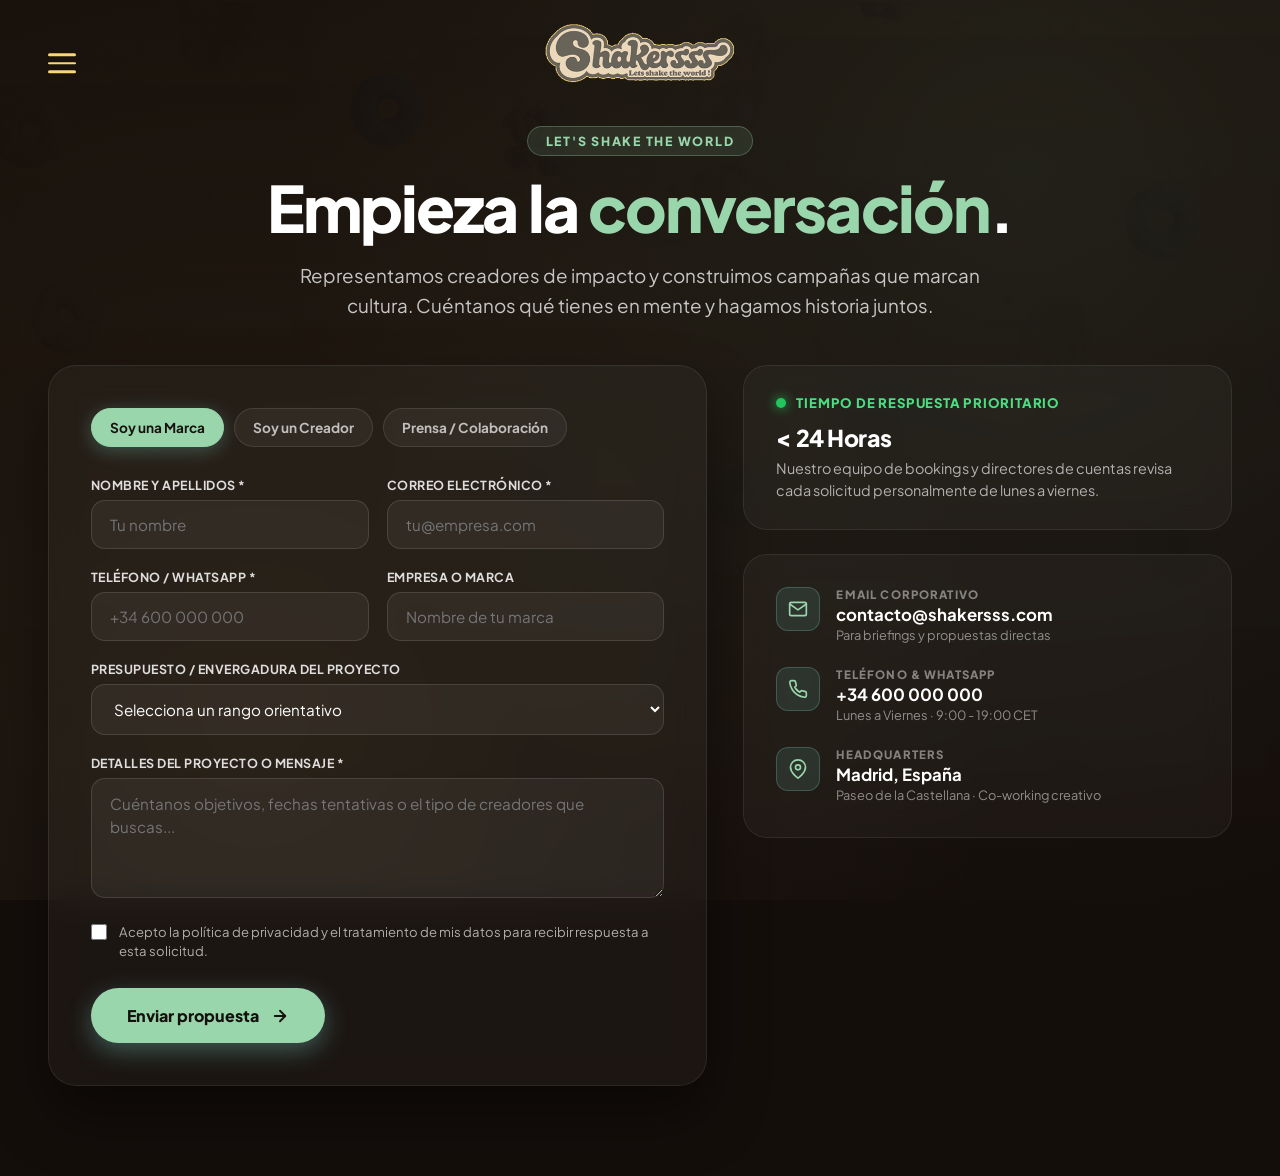
<file: contact.html>
<!DOCTYPE html>
<html lang="es">
<head>
    <meta charset="UTF-8">
    <meta name="viewport" content="width=device-width, initial-scale=1.0">
    <title>SHAKERSSS — Contact usss · Let's shake the world!</title>
    <meta name="description" content="Ponte en contacto con SHAKERSSS. Representamos a los creadores de mayor impacto cultural. Hablemos de tu próxima gran campaña.">
    <link rel="preconnect" href="https://fonts.googleapis.com">
    <link rel="preconnect" href="https://fonts.gstatic.com" crossorigin>
    <link href="https://fonts.googleapis.com/css2?family=Plus+Jakarta+Sans:wght@400;600;700;800&display=swap" rel="stylesheet">
    <link rel="stylesheet" href="styles.css?v=contact_v16">
    <link rel="stylesheet" href="contact.css?v=contact_layout_v2">
    <link rel="icon" type="image/x-icon" href="shakersss_favicon.ico">
</head>
<body class="contact-page">

    <!-- ========== HEADER ========== -->
    <header class="header" id="main-header">
        <button class="menu-btn" id="menu-toggle" aria-label="Abrir menú">
            <span></span>
            <span></span>
            <span></span>
        </button>
        <a href="index.html" class="header-logo" id="header-logo">
            <img src="shakersss_logo.png" alt="Shakersss — Let's shake the world!">
        </a>
    </header>

    <!-- ========== NAVIGATION DRAWER ========== -->
    <div class="nav-drawer-overlay" id="nav-drawer-overlay" aria-hidden="true"></div>
    <aside class="nav-drawer" id="nav-drawer" aria-hidden="true" role="dialog" aria-modal="true" aria-label="Menú principal">
        <div class="nav-drawer-header">
            <img src="shakersss_logo.png" alt="SHAKERSSS" class="nav-drawer-logo">
            <button class="nav-close-btn" id="nav-close-btn" aria-label="Cerrar menú">
                <svg viewBox="0 0 24 24" fill="none" stroke="currentColor" stroke-width="2.2" stroke-linecap="round" stroke-linejoin="round">
                    <line x1="18" y1="6" x2="6" y2="18"></line>
                    <line x1="6" y1="6" x2="18" y2="18"></line>
                </svg>
            </button>
        </div>
        <nav class="nav-drawer-links">
            <a href="index.html" class="nav-link" data-link="home">
                <span class="nav-link-num">01</span>
                <span class="nav-link-text">home</span>
            </a>
            <a href="index.html#about-us" class="nav-link" data-link="about">
                <span class="nav-link-num">02</span>
                <span class="nav-link-text">about usss</span>
            </a>
            <a href="index.html#creators" class="nav-link" data-link="creators">
                <span class="nav-link-num">03</span>
                <span class="nav-link-text">our creatorsss</span>
            </a>
            <a href="contact.html" class="nav-link" data-link="contact">
                <span class="nav-link-num">04</span>
                <span class="nav-link-text">contact usss</span>
            </a>
        </nav>
        <div class="nav-drawer-footer">
            <span class="nav-footer-label">Follow the shake</span>
            <div class="nav-social-row">
                <a href="https://www.instagram.com/shakersssdotcom/" target="_blank" rel="noopener noreferrer" class="nav-social-item">Instagram</a>
                <a href="https://www.tiktok.com/@shakersssdotcom" target="_blank" rel="noopener noreferrer" class="nav-social-item">TikTok</a>
                <a href="https://www.linkedin.com/company/shakersss/" target="_blank" rel="noopener noreferrer" class="nav-social-item">LinkedIn</a>
            </div>
            <p class="nav-copy">© 2026 SHAKERSSS S.L. All rights reserved.</p>
        </div>
    </aside>

    <!-- Background Video & Dark Gradient Tint -->
    <video class="contact-bg-video" autoplay muted loop playsinline>
        <source media="(max-width: 600px)" src="bg_video_movil.webm" type="video/webm">
        <source src="bg_video.webm" type="video/webm">
    </video>
    <div class="contact-bg-overlay"></div>

    <!-- ========== MAIN CONTACT CONTAINER ========== -->
    <main class="contact-main">

        <!-- Hero Intro -->
        <section class="contact-hero">
            <span class="contact-badge">LET'S SHAKE THE WORLD</span>
            <h1 class="contact-headline">Empieza la <span>conversación</span>.</h1>
            <p class="contact-subline">Representamos creadores de impacto y construimos campañas que marcan cultura. Cuéntanos qué tienes en mente y hagamos historia juntos.</p>
        </section>

        <!-- Two Column Grid -->
        <div class="contact-layout-grid">

            <!-- Left: High-Conversion Form -->
            <div class="contact-form-card">

                <!-- Profile Tabs -->
                <div class="profile-selector">
                    <button type="button" class="profile-tab is-active" data-profile="brand">Soy una Marca</button>
                    <button type="button" class="profile-tab" data-profile="creator">Soy un Creador</button>
                    <button type="button" class="profile-tab" data-profile="press">Prensa / Colaboración</button>
                </div>

                <form class="contact-form" id="contact-form">
                    <input type="hidden" name="profile_type" id="selected-profile" value="brand">

                    <div class="form-row-2">
                        <div class="form-group">
                            <label class="form-label" for="input-name">Nombre y Apellidos *</label>
                            <input type="text" id="input-name" class="form-input" placeholder="Tu nombre" required>
                        </div>
                        <div class="form-group">
                            <label class="form-label" for="input-email">Correo Electrónico *</label>
                            <input type="email" id="input-email" class="form-input" placeholder="tu@empresa.com" required>
                        </div>
                    </div>

                    <div class="form-row-2">
                        <div class="form-group">
                            <label class="form-label" for="input-phone">Teléfono / WhatsApp *</label>
                            <input type="tel" id="input-phone" class="form-input" placeholder="+34 600 000 000" required>
                        </div>
                        <div class="form-group">
                            <label class="form-label" id="label-brand-or-channel" for="input-brand-or-channel">Empresa o Marca</label>
                            <input type="text" id="input-brand-or-channel" class="form-input" placeholder="Nombre de tu marca">
                        </div>
                    </div>

                    <div class="form-group">
                        <label class="form-label" for="input-budget">Presupuesto / Envergadura del proyecto</label>
                        <select id="input-budget" class="form-select">
                            <option value="">Selecciona un rango orientativo</option>
                            <option value="tier1">&lt; 10.000 €</option>
                            <option value="tier2">10.000 € – 25.000 €</option>
                            <option value="tier3">25.000 € – 50.000 €</option>
                            <option value="tier4">&gt; 50.000 €</option>
                            <option value="retainer">Acuerdo continuo / Retainer anual</option>
                        </select>
                    </div>

                    <div class="form-group">
                        <label class="form-label" for="input-message">Detalles del proyecto o mensaje *</label>
                        <textarea id="input-message" class="form-textarea" placeholder="Cuéntanos objetivos, fechas tentativas o el tipo de creadores que buscas..." required></textarea>
                    </div>

                    <label class="form-checkbox-label">
                        <input type="checkbox" required>
                        <span>Acepto la política de privacidad y el tratamiento de mis datos para recibir respuesta a esta solicitud.</span>
                    </label>

                    <button type="submit" class="contact-submit-btn" id="submit-btn">
                        <span>Enviar propuesta</span>
                        <svg viewBox="0 0 24 24" fill="none" stroke="currentColor" stroke-width="2.5" stroke-linecap="round" stroke-linejoin="round">
                            <line x1="5" y1="12" x2="19" y2="12"></line>
                            <polyline points="12 5 19 12 12 19"></polyline>
                        </svg>
                    </button>
                </form>

            </div>

            <!-- Right: Direct Contact & Guarantees -->
            <div class="contact-info-column">

                <!-- Fast response card -->
                <div class="info-status-card">
                    <div class="status-badge-row">
                        <span class="pulse-dot"></span>
                        <span class="status-text">Tiempo de respuesta prioritario</span>
                    </div>
                    <h3 class="status-title">&lt; 24 Horas</h3>
                    <p class="status-desc">Nuestro equipo de bookings y directores de cuentas revisa cada solicitud personalmente de lunes a viernes.</p>
                </div>

                <!-- Direct channels card -->
                <div class="direct-channels-card">

                    <div class="channel-item">
                        <div class="channel-icon">
                            <svg viewBox="0 0 24 24" fill="none" stroke="currentColor" stroke-width="2" stroke-linecap="round" stroke-linejoin="round">
                                <path d="M4 4h16c1.1 0 2 .9 2 2v12c0 1.1-.9 2-2 2H4c-1.1 0-2-.9-2-2V6c0-1.1.9-2 2-2z"></path>
                                <polyline points="22,6 12,13 2,6"></polyline>
                            </svg>
                        </div>
                        <div class="channel-meta">
                            <span class="channel-label">Email Corporativo</span>
                            <a href="mailto:contacto@shakersss.com" class="channel-value">contacto@shakersss.com</a>
                            <span class="channel-sub">Para briefings y propuestas directas</span>
                        </div>
                    </div>

                    <div class="channel-item">
                        <div class="channel-icon">
                            <svg viewBox="0 0 24 24" fill="none" stroke="currentColor" stroke-width="2" stroke-linecap="round" stroke-linejoin="round">
                                <path d="M22 16.92v3a2 2 0 0 1-2.18 2 19.79 19.79 0 0 1-8.63-3.07 19.5 19.5 0 0 1-6-6 19.79 19.79 0 0 1-3.07-8.67A2 2 0 0 1 4.11 2h3a2 2 0 0 1 2 1.72 12.84 12.84 0 0 0 .7 2.81 2 2 0 0 1-.45 2.11L8.09 9.91a16 16 0 0 0 6 6l1.27-1.27a2 2 0 0 1 2.11-.45 12.84 12.84 0 0 0 2.81.7A2 2 0 0 1 22 16.92z"></path>
                            </svg>
                        </div>
                        <div class="channel-meta">
                            <span class="channel-label">Teléfono &amp; WhatsApp</span>
                            <a href="https://wa.me/34600000000" target="_blank" rel="noopener" class="channel-value">+34 600 000 000</a>
                            <span class="channel-sub">Lunes a Viernes · 9:00 - 19:00 CET</span>
                        </div>
                    </div>

                    <div class="channel-item">
                        <div class="channel-icon">
                            <svg viewBox="0 0 24 24" fill="none" stroke="currentColor" stroke-width="2" stroke-linecap="round" stroke-linejoin="round">
                                <path d="M21 10c0 7-9 13-9 13s-9-6-9-13a9 9 0 0 1 18 0z"></path>
                                <circle cx="12" cy="10" r="3"></circle>
                            </svg>
                        </div>
                        <div class="channel-meta">
                            <span class="channel-label">Headquarters</span>
                            <span class="channel-value">Madrid, España</span>
                            <span class="channel-sub">Paseo de la Castellana · Co-working creativo</span>
                        </div>
                    </div>

                </div>

            </div>

        </div>

    </main>

    <!-- Success Toast Notification -->
    <div class="contact-success-toast" id="contact-success-toast" role="status" aria-live="polite">
        <div class="toast-icon">
            <svg viewBox="0 0 24 24" fill="none" stroke="currentColor" stroke-width="2.5" stroke-linecap="round" stroke-linejoin="round" style="width: 20px; height: 20px;">
                <polyline points="20 6 9 17 4 12"></polyline>
            </svg>
        </div>
        <div class="toast-content">
            <strong style="display: block; font-size: 0.95rem;">¡Propuesta recibida con éxito!</strong>
            <span style="font-size: 0.8rem; color: rgba(255, 255, 255, 0.7);">Nos pondremos en contacto contigo en menos de 24 horas.</span>
        </div>
    </div>

    <!-- GSAP & Scripts -->
    <script src="https://cdnjs.cloudflare.com/ajax/libs/gsap/3.12.7/gsap.min.js"></script>
    <script src="nav-menu.js"></script>
    <script src="contact-script.js?v=contact_v1"></script>
</body>
</html>
</file>
<file: styles.css>
/* ============================================
   SHAKERSSS — Home Page Styles
   ============================================ */

:root {
    --bg-primary: #FBD578;
    --bg-primary-rgb: 251, 213, 120;
    --text-dark: #1a1a1a;
    --color-topo: #483C32;
    --color-topo-dark: #362D26;
    --text-highlight: #9AD6AC;
    --brand-mint: #9AD6AC;
    --brand-yellow: #FBD578;
    --brand-cream: #EBDABC;
    --brand-pearl: #C1C7C9;
    --white: #ffffff;

    /* Cereal Box Dimensions — Canonical 4:5 Aspect Ratio matching plantilla_box.png (1080x1350) */
    --box-w: 320px;
    --box-h: 400px;
    --box-d: 120px;
}

*,
*::before,
*::after {
    margin: 0;
    padding: 0;
    box-sizing: border-box;
}

html {
    -webkit-font-smoothing: antialiased;
}

body {
    font-family: 'Plus Jakarta Sans', sans-serif;
    background-color: var(--bg-primary);
    color: var(--text-dark);
    overflow-x: hidden;
    min-height: 100vh;
}

/* --- Global Cardboard Texture Effect across the entire design (Disabled: cardboard strictly on boxes only) --- */
body::after {
    display: none !important;
}

/* --- Lenis Smooth Scroll Foundation --- */
html.lenis,
html.lenis body {
    height: auto;
}

.lenis.lenis-smooth {
    scroll-behavior: auto !important;
}

.lenis.lenis-smooth [data-lenis-prevent] {
    overscroll-behavior: contain;
}

.lenis.lenis-stopped {
    overflow: hidden;
}

.lenis.lenis-scrolling iframe {
    pointer-events: none;
}

a {
    text-decoration: none;
    color: inherit;
}

img {
    max-width: 100%;
    display: block;
}

/* --- Fullscreen Transition Curtain 1 (Brand Mint #9AD6AC) --- */
.transition-curtain {
    position: fixed;
    top: 0;
    left: 0;
    width: 100vw;
    height: 100vh;
    background-color: var(--text-highlight);
    z-index: 900;
    pointer-events: none;
    transform: translateY(100%);
    visibility: hidden;
    will-change: transform;
}

/* --- Fullscreen Transition Curtain 2 (Brand Topo #483C32 / #241C16) --- */
.transition-curtain-topo {
    position: fixed;
    top: -10vh;
    left: 0;
    width: 100vw;
    height: 120vh;
    background-color: var(--color-topo);
    background: var(--color-topo);
    z-index: 900;
    pointer-events: none;
    transform: translateY(100%);
    visibility: hidden;
    will-change: transform;
}

/* --- Header --- */
.header {
    position: fixed;
    top: 0;
    left: 0;
    width: 100%;
    z-index: 100;
    display: flex;
    align-items: center;
    justify-content: center;
    padding: 24px 40px;
    pointer-events: none;
}

.header>* {
    pointer-events: auto;
}

.menu-btn {
    position: absolute;
    left: 40px;
    top: 50%;
    transform: translateY(-50%);
    background: none;
    border: none;
    cursor: pointer;
    display: flex;
    flex-direction: column;
    gap: 6px;
    padding: 8px;
    z-index: 101;
}

.menu-btn span {
    display: block;
    width: 28px;
    height: 2.5px;
    background-color: var(--color-topo);
    border-radius: 2px;
    transition: all 0.3s ease;
}

.menu-btn:hover span {
    opacity: 0.7;
}

.menu-btn.is-active span:nth-child(1) {
    transform: translateY(8.5px) rotate(45deg);
    background-color: var(--white);
}

.menu-btn.is-active span:nth-child(2) {
    opacity: 0;
    transform: translateX(-10px);
}

.menu-btn.is-active span:nth-child(3) {
    transform: translateY(-8.5px) rotate(-45deg);
    background-color: var(--white);
}

/* Cream hamburger on dark contact/footer section */
.menu-btn.is-on-dark span {
    background-color: var(--brand-cream, #EBDABC);
}

.menu-btn.is-on-dark:hover span {
    opacity: 0.85;
}

/* --- Navigation Drawer & Overlay --- */
.nav-drawer-overlay {
    position: fixed;
    top: 0;
    left: 0;
    width: 100vw;
    height: 100vh;
    background: rgba(0, 0, 0, 0.68);
    backdrop-filter: blur(8px);
    -webkit-backdrop-filter: blur(8px);
    z-index: 998;
    opacity: 0;
    pointer-events: none;
    transition: opacity 0.35s ease;
}

.nav-drawer-overlay.is-open {
    opacity: 1;
    pointer-events: auto;
}

.nav-drawer {
    position: fixed;
    top: 0;
    left: 0;
    width: 460px;
    max-width: 88vw;
    height: 100vh;
    background: #1c1511;
    background: linear-gradient(175deg, #241a14 0%, #16110e 100%);
    box-shadow: none;
    border-right: 1px solid rgba(255, 255, 255, 0.08);
    z-index: 999;
    display: flex;
    flex-direction: column;
    justify-content: space-between;
    padding: 44px 48px;
    transform: translateX(-100%);
    visibility: hidden;
    pointer-events: none;
    transition: transform 0.45s cubic-bezier(0.25, 1, 0.5, 1), box-shadow 0.45s ease, visibility 0.45s;
    box-sizing: border-box;
}

.nav-drawer.is-open {
    transform: translateX(0);
    visibility: visible;
    pointer-events: auto;
    box-shadow: 12px 0 60px rgba(0, 0, 0, 0.6);
}

.nav-drawer-header {
    display: flex;
    align-items: center;
    justify-content: space-between;
    padding-bottom: 22px;
    border-bottom: 1px solid rgba(255, 255, 255, 0.08);
}

.nav-drawer-logo {
    height: 44px;
    width: auto;
    opacity: 0.95;
}

.nav-close-btn {
    background: rgba(255, 255, 255, 0.06);
    border: 1px solid rgba(255, 255, 255, 0.12);
    border-radius: 50%;
    width: 40px;
    height: 40px;
    display: flex;
    align-items: center;
    justify-content: center;
    color: #ffffff;
    cursor: pointer;
    transition: all 0.25s ease;
}

.nav-close-btn:hover {
    background: var(--text-highlight);
    color: #16110e;
    border-color: var(--text-highlight);
    transform: rotate(90deg);
}

.nav-close-btn svg {
    width: 20px;
    height: 20px;
}

.nav-drawer-links {
    display: flex;
    flex-direction: column;
    gap: 20px;
    margin: auto 0;
    padding: 24px 0;
}

.nav-link {
    display: flex;
    align-items: baseline;
    gap: 16px;
    text-decoration: none;
    color: #ffffff;
    transition: transform 0.3s ease, color 0.3s ease;
}

.nav-link-num {
    font-size: 0.82rem;
    font-weight: 800;
    color: var(--text-highlight);
    opacity: 0.7;
    letter-spacing: 0.08em;
}

.nav-link-text {
    font-size: clamp(1.8rem, 4.2vw, 2.4rem);
    font-weight: 800;
    letter-spacing: -0.02em;
    transition: all 0.3s ease;
}

.nav-link:hover {
    transform: translateX(8px);
    color: var(--text-highlight);
}

.nav-link:hover .nav-link-num {
    opacity: 1;
}

.nav-drawer-footer {
    padding-top: 24px;
    border-top: 1px solid rgba(255, 255, 255, 0.08);
}

.nav-footer-label {
    font-size: 0.72rem;
    font-weight: 800;
    letter-spacing: 0.14em;
    text-transform: uppercase;
    color: rgba(255, 255, 255, 0.45);
    display: block;
    margin-bottom: 12px;
}

.nav-social-row {
    display: flex;
    gap: 16px;
    margin-bottom: 14px;
}

.nav-social-item {
    font-size: 0.85rem;
    font-weight: 600;
    color: rgba(255, 255, 255, 0.8);
    text-decoration: none;
    transition: color 0.2s ease;
}

.nav-social-item:hover {
    color: var(--text-highlight);
}

.nav-copy {
    font-size: 0.72rem;
    color: rgba(255, 255, 255, 0.35);
}

body.nav-drawer-open {
    overflow: hidden !important;
}

.header-logo {
    display: block;
}

.header-logo img {
    height: 78px;
    width: auto;
    transition: transform 0.4s cubic-bezier(0.25, 1, 0.5, 1);
    transform-origin: top center;
}

.header.is-scrolled .header-logo img {
    transform: scale(0.75);
}

/* --- Main Experience Container (Single Pinned Stage) --- */
.main-experience {
    position: relative;
    width: 100%;
    height: 100vh;
    min-height: 100vh;
    overflow: hidden;
    background-color: var(--bg-primary);
}

/* --- Hero --- */
.hero {
    position: absolute;
    top: 0;
    left: 0;
    width: 100%;
    height: 100vh;
    min-height: 600px;
    display: flex;
    flex-direction: column;
    align-items: center;
    overflow: hidden;
    z-index: 10;
}

/* Fullscreen background video (Active for Hero, About Us & Our Creators) */
.hero-video {
    position: absolute;
    top: 0;
    left: 0;
    width: 100%;
    height: 100%;
    object-fit: cover;
    z-index: 1;
    pointer-events: none;
}


.hero-headline {
    position: absolute;
    top: 38%;
    left: 0;
    right: 0;
    margin: 0 auto;
    width: max-content;
    max-width: 95%;
    text-align: center;
    font-size: clamp(2.6rem, 6vw, 5.5rem);
    font-weight: 800;
    line-height: 1.15;
    color: var(--color-topo);
    letter-spacing: -0.02em;
    white-space: nowrap;
    z-index: 2;
    transform: translateY(-50%);
}

.hero-headline .highlight {
    color: var(--text-highlight);
}

/* --- Typewriter Cursor on Hero Headline (Disabled as requested) --- */
.tw-cursor {
    display: none !important;
}

@keyframes tw-blink {

    0%,
    100% {
        opacity: 1;
    }

    50% {
        opacity: 0;
    }
}

/* --- Marquee: Brand Logos in Continuous Infinite Loop (Recovered Previous Size) --- */
.marquee-container {
    position: absolute;
    top: 65%;
    left: 0;
    width: 100%;
    overflow: hidden;
    z-index: 2;
    padding: 10px 0;
    pointer-events: auto;
}

.marquee-track {
    display: flex;
    width: max-content;
    animation: marquee-scroll 28s linear infinite;
    will-change: transform;
}

.marquee-track:hover {
    animation-play-state: paused;
}

.marquee-group {
    display: flex;
    align-items: center;
    gap: 40px;
    padding-right: 40px;
    flex-shrink: 0;
}

.logo-item {
    flex-shrink: 0;
    /* Cell aspect ratio: 688:512 (1.34:1) from 2752×1536 image in 4×3 grid */
    width: 190px;
    height: 142px;
    background-image: url('LOGOS_topo.png');
    background-size: 760px 426px;
    /* 190×4, 142×3 */
    background-position: calc(var(--col) * -190px) calc(var(--row) * -142px);
    background-repeat: no-repeat;
    opacity: 0.85;
    transition: opacity 0.3s ease, transform 0.3s cubic-bezier(0.34, 1.56, 0.64, 1);
}

.logo-item:hover {
    opacity: 1;
    transform: scale(1.08);
}

@keyframes marquee-scroll {
    0% {
        transform: translateX(0);
    }

    100% {
        transform: translateX(-50%);
    }
}

/* --- Hero Scroll Down Indicator (matching user screenshot) --- */
.hero-scroll-indicator {
    position: absolute;
    bottom: 60px;
    left: 50%;
    transform: translateX(-50%);
    background: transparent;
    border: none;
    cursor: pointer;
    z-index: 4;
    padding: 10px 24px;
    display: flex;
    flex-direction: column;
    align-items: center;
    gap: 10px;
    user-select: none;
    transition: transform 0.3s ease, opacity 0.3s ease;
    animation: scrollBounce 2s ease-in-out infinite;
}

@keyframes scrollBounce {

    0%,
    100% {
        transform: translateX(-50%) translateY(0);
    }

    50% {
        transform: translateX(-50%) translateY(8px);
    }
}

/* Mouse scroll icon */
.hero-scroll-indicator::before {
    content: '';
    display: block;
    width: 24px;
    height: 38px;
    border: 2px solid rgba(50, 38, 30, 0.5);
    border-radius: 12px;
    position: relative;
    margin-bottom: 4px;
}

.hero-scroll-indicator::after {
    content: '';
    display: block;
    width: 4px;
    height: 8px;
    background: rgba(50, 38, 30, 0.55);
    border-radius: 2px;
    position: absolute;
    top: 20px;
    left: 50%;
    transform: translateX(-50%);
    animation: scrollDot 2s ease-in-out infinite;
}

@keyframes scrollDot {

    0%,
    100% {
        opacity: 1;
        transform: translateX(-50%) translateY(0);
    }

    50% {
        opacity: 0.3;
        transform: translateX(-50%) translateY(10px);
    }
}

.scroll-indicator-text {
    font-family: 'Plus Jakarta Sans', sans-serif;
    font-size: 1.05rem;
    font-weight: 700;
    letter-spacing: 0.18em;
    text-transform: uppercase;
    color: rgba(50, 38, 30, 0.68);
    transition: color 0.3s ease, transform 0.3s ease;
}

.hero-scroll-indicator:hover .scroll-indicator-text {
    color: #483C32;
    transform: translateY(2px);
}

/* --- Screen Shake Effect on First Scroll --- */
@keyframes shakerVibrate {
    0% {
        transform: translate(0, 0) rotate(0deg);
    }

    12% {
        transform: translate(-14px, 8px) rotate(-1.4deg);
    }

    25% {
        transform: translate(16px, -10px) rotate(1.5deg);
    }

    38% {
        transform: translate(-12px, 6px) rotate(-1.0deg);
    }

    50% {
        transform: translate(10px, -5px) rotate(0.8deg);
    }

    65% {
        transform: translate(-6px, 3px) rotate(-0.5deg);
    }

    80% {
        transform: translate(4px, -2px) rotate(0.3deg);
    }

    100% {
        transform: translate(0, 0) rotate(0deg);
    }
}

.shaking-stage {
    animation: shakerVibrate 0.48s cubic-bezier(0.36, 0.07, 0.19, 0.97) both;
}

/* --- Roster Wrapper --- */
.roster-wrapper {
    position: absolute;
    bottom: 0;
    left: 0;
    width: 100%;
    z-index: 3;
}

.roster-viewport {
    width: 100%;
    overflow: visible;
    padding-top: 30px;
}

.roster {
    display: flex;
    align-items: flex-end;
    gap: 0;
    width: max-content;
}

/* --- Arrow Buttons --- */
.roster-arrow {
    position: absolute;
    top: 50%;
    transform: translateY(-50%);
    z-index: 10;
    width: 56px;
    height: 56px;
    border-radius: 50%;
    border: 2px solid rgba(26, 26, 26, 0.12);
    background: rgba(255, 255, 255, 0.9);
    backdrop-filter: blur(10px);
    cursor: pointer;
    display: flex;
    align-items: center;
    justify-content: center;
    color: var(--text-dark);
    opacity: 0;
    pointer-events: none;
    transition: background 0.3s, border-color 0.3s, box-shadow 0.3s;
    box-shadow: 0 4px 20px rgba(0, 0, 0, 0.1);
}

.roster-arrow:hover {
    background: var(--white);
    border-color: rgba(26, 26, 26, 0.25);
    box-shadow: 0 8px 30px rgba(0, 0, 0, 0.15);
}

.roster-arrow:active {
    transform: translateY(-50%) scale(0.92);
}

.roster-arrow.is-disabled {
    opacity: 0.2 !important;
    cursor: default;
    pointer-events: none;
}

.roster-arrow-left {
    left: 28px;
}

.roster-arrow-right {
    right: 28px;
}

.roster-arrow svg {
    width: 24px;
    height: 24px;
}

/* --- Cereal Box --- */
.cereal-box {
    display: block;
    width: var(--box-w);
    height: var(--box-h);
    perspective: 900px;
    perspective-origin: center -10%;
    cursor: pointer;
    flex-shrink: 0;
    will-change: transform;
    transform: translateZ(0);
}

.box-inner {
    width: 100%;
    height: 100%;
    position: relative;
    transform-style: preserve-3d;
    will-change: transform;
}

.box-face {
    position: absolute;
    backface-visibility: hidden;
    -webkit-backface-visibility: hidden;
    transform-style: flat;
    -webkit-transform-style: flat;
}

/* --- FRONT FACE (Programmatic Cereal Box Design) --- */
.box-front {
    width: var(--box-w);
    height: var(--box-h);
    transform: translateZ(calc(var(--box-d) / 2));
    overflow: hidden;
    border-radius: 4px;
    position: relative;
    transform-style: flat;
    -webkit-transform-style: flat;
    isolation: isolate;

    /* Base cardboard texture (softened 50%) + box brand color */
    background-color: var(--box-color, #E63946);
    background-image:
        radial-gradient(ellipse at 50% 25%, rgba(255, 255, 255, 0.16) 0%, transparent 68%),
        url('cardboard_corrugated.jpg');
    background-size: 100% 100%, 360px auto;
    background-blend-mode: overlay, soft-light;

    box-shadow:
        /* Hardware-accelerated cast shadows replacing heavy filter */
        0 14px 28px rgba(15, 10, 30, 0.20),
        0 4px 10px rgba(0, 0, 0, 0.12),
        /* AO — left edge joint with spine */
        inset 4px 0 8px rgba(10, 5, 25, 0.14),
        /* AO — top edge joint with flaps */
        inset 0 3px 6px rgba(10, 5, 25, 0.08),
        /* Subtle outline */
        inset 0 0 0 1px rgba(0, 0, 0, 0.06),
        /* Cast shadow onto neighbors */
        -2px 0 10px rgba(10, 5, 25, 0.10),
        2px 0 10px rgba(10, 5, 25, 0.10);

    /* High-quality rendering */
    image-rendering: auto;
    -webkit-backface-visibility: hidden;
    will-change: transform;
}

/* Layer 1: Ambient studio lighting */
.box-front::before {
    content: '';
    position: absolute;
    inset: 0;
    transform: translateZ(1px);
    background:
        /* Warm highlight — top-left studio key light */
        radial-gradient(ellipse 60% 45% at 20% 12%,
            rgba(255, 245, 220, 0.14) 0%,
            rgba(255, 245, 220, 0.04) 40%,
            transparent 100%),
        /* AO — left edge darkening (spine joint) */
        linear-gradient(90deg,
            rgba(10, 5, 25, 0.12) 0%,
            transparent 6%,
            transparent 94%,
            rgba(10, 5, 25, 0.06) 100%),
        /* Cool shadow falloff — bottom */
        linear-gradient(180deg,
            rgba(255, 248, 230, 0.04) 0%,
            transparent 25%,
            rgba(15, 10, 35, 0.09) 100%);
    pointer-events: none;
    z-index: 1;
}

/* Topmost Layer: Cardboard grain texture + edge bevel over EVERYTHING */
.box-front::after {
    content: '';
    position: absolute;
    inset: 0;
    transform: translateZ(6px);
    background-image:
        /* Edge bevel highlights */
        linear-gradient(90deg, rgba(0, 0, 0, 0.10) 0px, transparent 3px),
        linear-gradient(180deg, rgba(255, 255, 255, 0.12) 0px, transparent 4px),
        linear-gradient(270deg, rgba(0, 0, 0, 0.08) 0px, transparent 3px),
        /* Cardboard grain */
        url('cardboard_texture.png');
    background-size: 100%, 100%, 100%, 180px 180px;
    background-repeat: no-repeat, no-repeat, no-repeat, repeat;
    mix-blend-mode: multiply;
    opacity: 0.10;
    pointer-events: none;
    z-index: 10;
    /* Above all other layers */
    border-radius: 4px;
}

/* Layer 2: Antonio Bold Influencer Name (Behind Cutout, Solid Black Contour matching reference) */
.box-front-name-layer {
    position: absolute;
    top: var(--box-name-top, 22%);
    left: 0;
    right: 0;
    width: 100%;
    display: flex;
    justify-content: center;
    align-items: center;
    text-align: center;
    z-index: 2;
    pointer-events: none;
    transform: translateY(-50%) translateZ(2px);
    padding: 0 10px;
}

.box-front-creator-name {
    display: inline-block;
    font-family: 'Plus Jakarta Sans', sans-serif;
    font-weight: 700;
    font-size: var(--box-name-size, 3.0rem);
    line-height: 0.88;
    text-transform: none;
    /* Allows Title Case (e.g. Bruno Casanova) matching reference */
    letter-spacing: -0.015em;
    color: #ffffff;
    /* User: Quita el contorno negro. Sombra paralela con poca distancia y muy dura */
    -webkit-text-stroke: 0px transparent;
    text-shadow:
        var(--box-text-shadow-dist, 3px) var(--box-text-shadow-dist, 3px) 0px rgba(0, 0, 0, 0.90);
    paint-order: fill;
    white-space: pre-line;
    user-select: none;
    max-width: 96%;
    overflow: visible;
}

/* Layer 3: Influencer PNG Cutout — NO blend mode */
.box-front-cutout-wrap {
    position: absolute;
    inset: 0;
    width: 100%;
    height: 100%;
    display: flex;
    align-items: center;
    justify-content: center;
    z-index: 3;
    pointer-events: none;
    transform: translateZ(3px);
}

.box-front-cutout-img {
    position: absolute;
    bottom: 0%;
    left: 50%;
    transform: translateX(calc(-50% + var(--box-cutout-x, 0px))) translateY(var(--box-cutout-y, 0px)) scale(var(--box-cutout-scale, 1.05));
    transform-origin: bottom center;
    width: 86%;
    height: 78%;
    object-fit: contain;
    object-position: bottom center;
    filter:
        drop-shadow(var(--box-silhouette-stroke, 2px) 0 0 #ffffff) drop-shadow(calc(var(--box-silhouette-stroke, 2px) * -1) 0 0 #ffffff) drop-shadow(0 var(--box-silhouette-stroke, 2px) 0 #ffffff) drop-shadow(0 calc(var(--box-silhouette-stroke, 2px) * -1) 0 #ffffff) contrast(1.10) brightness(1.02);
    transition: transform 0.12s ease-out;
    image-rendering: -webkit-optimize-contrast;
}

/* Fallback photo styling without artificial white card border */
.box-front-cutout-img.is-fallback-photo {
    object-fit: cover;
    object-position: top center;
    border-radius: 8px;
    width: 72%;
    height: 60%;
    bottom: 8%;
    mask-image: linear-gradient(180deg, #000 78%, transparent 100%);
    -webkit-mask-image: linear-gradient(180deg, #000 78%, transparent 100%);
    filter: contrast(1.10) brightness(1.02);
}

/* Layer 4: Side Badges (Specialty & Followers) matching exact reference */
.box-front-badge {
    position: absolute;
    top: 50%;
    transform: translateY(-50%) translateZ(4px);
    z-index: 4;
    pointer-events: none;
    display: flex;
    flex-direction: column;
    color: #ffffff;
    font-family: 'Plus Jakarta Sans', sans-serif;

    user-select: none;
}

.box-front-badge-left {
    left: 14px;
    text-align: left;
    max-width: 90px;
}

.box-front-badge-right {
    right: 14px;
    text-align: right;
    max-width: 90px;
}

.box-front-badge .badge-label {
    font-size: 0.75rem;
    font-weight: 500;
    line-height: 1.15;
    opacity: 0.95;
    text-transform: none;
}

.box-front-badge .badge-val {
    font-size: 1.08rem;
    font-weight: 700;
    line-height: 1.1;
    letter-spacing: 0.02em;
    text-transform: none;
}

/* Layer 5: Top Overlay Template (plantilla_box.png) */
.box-front-overlay {
    position: absolute;
    inset: 0;
    width: 100%;
    height: 100%;
    object-fit: fill;
    z-index: 5;
    pointer-events: none;
    user-select: none;
    transform: translateZ(5px);
}


/* Hide auxiliary old tags */
.box-brand,
.box-category {
    display: none;
}

/* --- BACK FACE --- */
.box-back {
    position: absolute;
    top: 0;
    left: 0;
    width: var(--box-w);
    height: var(--box-h);
    background-color: var(--box-color);
    filter: brightness(0.25) saturate(0.4);
    transform: rotateY(180deg) translateZ(calc(var(--box-d) / 2));
    border-radius: 3px;
}

/* --- RIGHT FACE --- */
.box-right {
    position: absolute;
    top: 0;
    width: var(--box-d);
    height: var(--box-h);
    left: calc((var(--box-w) - var(--box-d)) / 2);
    transform: rotateY(90deg) translateZ(calc(var(--box-w) / 2));
    border-radius: 2px;
    overflow: hidden;

    /* Same spine texture as left face */
    background-image: url('lomo_textura_sincolor.png');
    background-size: 100% auto;
    background-position: top center;
    background-color: var(--box-color);

    /* Ambient occlusion */
    box-shadow:
        inset 3px 0 10px rgba(10, 5, 25, 0.20),
        inset 0 3px 6px rgba(10, 5, 25, 0.08),
        inset 0 0 0 1px rgba(0, 0, 0, 0.06);
}

/* --- LEFT FACE (SPINE — real cereal box texture) --- */
.box-left {
    position: absolute;
    top: 0;
    width: var(--box-d);
    height: var(--box-h);
    left: calc((var(--box-w) - var(--box-d)) / 2);
    transform: rotateY(-90deg) translateZ(calc(var(--box-w) / 2));
    border-radius: 2px;
    overflow: hidden;

    /* Colorless texture on box color */
    background-image: url('lomo_textura_sincolor.png');
    background-size: 100% auto;
    background-position: top center;
    background-color: var(--box-color);

    /* AO — inter-box shadows + edge definition + cast shadow */
    box-shadow:
        0 14px 28px rgba(15, 10, 30, 0.20),
        0 4px 10px rgba(0, 0, 0, 0.12),
        inset 5px 0 12px rgba(10, 5, 25, 0.22),
        inset -4px 0 10px rgba(10, 5, 25, 0.18),
        inset 0 3px 8px rgba(10, 5, 25, 0.10),
        inset 0 -2px 6px rgba(10, 5, 25, 0.06),
        4px 0 14px rgba(10, 5, 25, 0.25);
}

/* Cardboard grain + warm/cool lighting on spine */
.box-left::before {
    content: '';
    position: absolute;
    inset: 0;
    background:
        /* Cardboard texture overlay */
        url('cardboard_corrugated.jpg'),
        /* Warm overhead light — consistent top-left direction */
        linear-gradient(180deg,
            rgba(255, 245, 220, 0.14) 0%,
            rgba(255, 245, 220, 0.03) 10%,
            transparent 30%,
            rgba(15, 10, 35, 0.04) 80%,
            rgba(15, 10, 35, 0.10) 100%),
        /* Side AO — recessed between neighbors */
        linear-gradient(90deg,
            rgba(10, 5, 25, 0.12) 0%,
            transparent 12%,
            transparent 88%,
            rgba(10, 5, 25, 0.10) 100%);
    background-size: 256px auto, 100% 100%, 100% 100%;
    background-blend-mode: overlay, normal, normal;
    opacity: 0.10;
    pointer-events: none;
    z-index: 1;
}

/* Hide spine text — lomo_textura_sincolor.png already has its printed texture */
.spine-brand,
.spine-name {
    display: none !important;
}

/* --- TOP FLAPS (not fully closed — two hinged planes) --- */
.box-top-wrapper {
    position: absolute;
    width: var(--box-w);
    height: var(--box-d);
    top: calc((var(--box-h) - var(--box-d)) / 2);
    left: 0;
    transform: rotateX(90deg) translateZ(calc(var(--box-h) / 2));
    transform-style: preserve-3d;
}

/* Dark interior visible through flap gap */
.box-top-wrapper::before {
    content: '';
    position: absolute;
    inset: 0;
    background: rgba(15, 10, 5, 0.95);
    transform: translateZ(-2px);
    border-radius: 2px;
}

.box-flap {
    position: absolute;
    width: 100%;
    height: 50%;
    border-radius: 2px;

    /* Lighting — bright top with flap crease */
    background:
        /* Center edge shadow (fold line) */
        linear-gradient(180deg,
            transparent 85%,
            rgba(0, 0, 0, 0.08) 95%,
            rgba(0, 0, 0, 0.12) 100%),
        /* Directional light */
        linear-gradient(180deg,
            color-mix(in srgb, var(--box-color), white 32%) 0%,
            color-mix(in srgb, var(--box-color), white 20%) 60%,
            color-mix(in srgb, var(--box-color), white 14%) 100%);

    box-shadow:
        inset 0 0 0 1px rgba(0, 0, 0, 0.05),
        inset 0 0 12px rgba(0, 0, 0, 0.03);
}

/* Back flap — hinged at back edge, tilts open toward center */
.box-flap-back {
    top: 0;
    transform-origin: center top;
    transform: rotateX(8deg);

    /* Flip the fold shadow to top (center edge) */
    background:
        linear-gradient(0deg,
            transparent 85%,
            rgba(0, 0, 0, 0.06) 95%,
            rgba(0, 0, 0, 0.10) 100%),
        linear-gradient(180deg,
            color-mix(in srgb, var(--box-color), white 28%) 0%,
            color-mix(in srgb, var(--box-color), white 18%) 100%);
}

/* Front flap — hinged at front edge, tilts open toward center */
.box-flap-front {
    bottom: 0;
    transform-origin: center bottom;
    transform: rotateX(-8deg);
}

/* Inner shadow between the two flaps (the gap) */
.box-flap-front::before {
    content: '';
    position: absolute;
    top: 0;
    left: 5%;
    right: 5%;
    height: 6px;
    background: linear-gradient(180deg,
            rgba(0, 0, 0, 0.18) 0%,
            rgba(0, 0, 0, 0.05) 60%,
            transparent 100%);
    border-radius: 0 0 50% 50%;
    pointer-events: none;
}

/* --- BOTTOM FACE --- */
.box-bottom {
    position: absolute;
    width: var(--box-w);
    height: var(--box-d);
    top: calc((var(--box-h) - var(--box-d)) / 2);
    left: 0;
    transform: rotateX(-90deg) translateZ(calc(var(--box-h) / 2));
    background-color: var(--box-color);
    box-shadow: inset 0 0 12px rgba(0, 0, 0, 0.25);
}

/* --- EDGE HIGHLIGHTS (light catching on cardboard corners) --- */

/* Spine left edge — thin bright line */
.box-left::after {
    content: '';
    position: absolute;
    top: 0;
    left: 0;
    width: 1px;
    height: 100%;
    background: linear-gradient(180deg,
            rgba(255, 255, 255, 0.20) 0%,
            rgba(255, 255, 255, 0.08) 50%,
            rgba(255, 255, 255, 0.12) 100%);
    pointer-events: none;
    z-index: 2;
}

/* Right face edge highlight */
.box-right::after {
    content: '';
    position: absolute;
    top: 0;
    right: 0;
    width: 1px;
    height: 100%;
    background: linear-gradient(180deg,
            rgba(255, 255, 255, 0.15) 0%,
            rgba(255, 255, 255, 0.05) 50%,
            rgba(255, 255, 255, 0.10) 100%);
    pointer-events: none;
    z-index: 2;
}

/* --- Responsive --- */
@media (max-width: 900px) {
    .header {
        padding: 16px 24px;
    }

    .menu-btn {
        left: 24px;
    }

    .header-logo img {
        height: 40px;
    }

    .logo-item svg {
        width: 60px;
        height: 60px;
    }

    .marquee-group {
        gap: 24px;
        padding-right: 24px;
    }

    .roster-arrow {
        width: 44px;
        height: 44px;
        z-index: 30;
    }

    .roster-arrow-left {
        left: 12px;
    }

    .roster-arrow-right {
        right: 12px;
    }
}

@media (max-width: 600px) {
    .roster-arrow {
        width: 44px;
        height: 44px;
        z-index: 30;
    }

    .roster-arrow svg {
        width: 22px;
        height: 22px;
    }

    .roster-arrow-left {
        left: 8px;
    }

    .roster-arrow-right {
        right: 8px;
    }
}

@media (max-width: 350px) {
    .roster-viewport {
        transform: scale(0.88);
        transform-origin: center center;
    }
}

/* --- Roster Headline behind/above boxes --- */
.roster-headline {
    position: absolute;
    top: 13%;
    left: 50%;
    transform: translate(-50%, 0);
    width: max-content;
    max-width: 95%;
    text-align: center;
    font-size: clamp(3.5rem, 9.5vw, 8.5rem);
    font-weight: 800;
    line-height: 1.0;
    color: var(--color-topo);
    letter-spacing: -0.02em;
    white-space: nowrap;
    opacity: 0;
    z-index: 1;
    pointer-events: none;
    will-change: transform, opacity, color;
}

/* --- About Us Section (Section 2) --- */
.about-section {
    position: absolute;
    top: 0;
    left: 0;
    width: 100%;
    min-height: 100vh;
    height: 100vh;
    background-color: transparent;
    /* Transparent so boxes in #creators (z-index:19) show through */
    padding: 0;
    margin: 0;
    display: flex;
    flex-direction: column;
    align-items: center;
    justify-content: flex-start;
    /* Text at the top */
    overflow: hidden;
    z-index: 20;
    opacity: 0;
    pointer-events: none;
}

.about-container {
    position: relative;
    width: 100%;
    display: flex;
    flex-direction: column;
    align-items: center;
    justify-content: flex-start;
    box-sizing: border-box;
    padding: 100px 24px 0;
    z-index: 10;
}

/* --- Creators Section (Section 3 — Boxes layer, shown WITH about-us) --- */
.creators-section {
    position: absolute;
    top: 0;
    left: 0;
    width: 100%;
    min-height: 100vh;
    height: 100vh;
    background-color: transparent;
    /* Transparent so about-us bg shows through */
    padding: 0;
    margin: 0;
    display: flex;
    flex-direction: column;
    align-items: center;
    justify-content: flex-end;
    /* Boxes at the bottom */
    overflow: hidden;
    z-index: 19;
    /* Below about-us text but visible */
    opacity: 0;
    pointer-events: none;
}

.about-header {
    display: flex;
    flex-direction: column;
    align-items: center;
    text-align: center;
    max-width: 1140px;
    width: 92%;
    padding: 0 20px;
    z-index: 2;
    margin-bottom: 0;
}

.about-headline {
    font-family: 'Plus Jakarta Sans', sans-serif;
    font-size: clamp(3.8rem, 6.5vw, 6.2rem);
    font-weight: 800;
    line-height: 1.0;
    color: var(--color-topo);
    letter-spacing: -0.02em;
    text-transform: lowercase;
    margin: 0 0 26px 0;
}

.about-bio-wrap {
    max-width: 1100px;
    display: flex;
    flex-direction: column;
    align-items: center;
    gap: 0;
}

.about-bio-body {
    font-family: 'Plus Jakarta Sans', sans-serif;
    font-size: clamp(1.4rem, 2.1vw, 2.05rem);
    font-weight: 700;
    line-height: 1.34;
    color: var(--color-topo);
    margin: 0;
    text-align: center;
    letter-spacing: -0.015em;
}

.about-tagline {
    font-family: 'Plus Jakarta Sans', sans-serif;
    font-size: clamp(1.6rem, 2.4vw, 2.3rem);
    font-weight: 800;
    line-height: 1.25;
    color: var(--color-topo);
    margin: 20px 0 0 0;
    text-align: center;
    letter-spacing: -0.01em;
}

/* --- Keep Shaking CTA below About Us text --- */
.keep-shaking-cta {
    display: flex;
    flex-direction: column;
    align-items: center;
    gap: 4px;
    margin-top: clamp(28px, 4.5vh, 48px);
    z-index: 2;
    opacity: 0;
    will-change: transform, opacity;
}

.keep-shaking-text {
    font-family: 'Plus Jakarta Sans', sans-serif;
    font-size: clamp(1.0rem, 1.4vw, 1.25rem);
    font-weight: 800;
    color: var(--color-topo);
    letter-spacing: 0.06em;
    text-transform: uppercase;
    opacity: 0.75;
}

.keep-shaking-arrow {
    width: 28px;
    height: 28px;
    color: var(--color-topo);
    opacity: 0.6;
    animation: bounce-arrow 1.4s ease-in-out infinite;
}

.keep-shaking-arrow svg {
    width: 100%;
    height: 100%;
}

@keyframes bounce-arrow {

    0%,
    100% {
        transform: translateY(0);
    }

    50% {
        transform: translateY(8px);
    }
}

/* --- Discover CTA below cereal boxes (creators section) --- */
.discover-cta {
    display: flex;
    align-items: center;
    justify-content: center;
    gap: 10px;
    margin-top: 50px;
    font-family: 'Plus Jakarta Sans', sans-serif;
    font-size: clamp(1.0rem, 1.4vw, 1.2rem);
    font-weight: 700;
    color: var(--color-topo);
    text-decoration: none;
    text-transform: uppercase;
    opacity: 0;
    letter-spacing: 0.06em;
    transition: opacity 0.3s ease, gap 0.3s ease;
    pointer-events: none;
    z-index: 5;
    position: relative;
}

.discover-cta:hover {
    gap: 14px;
    opacity: 0.9 !important;
}

.discover-cta svg {
    transition: transform 0.3s ease;
}

.discover-cta:hover svg {
    transform: translateX(4px);
}

.roster-shelf-header {
    text-align: center;
    margin-bottom: 12px;
}

/* Section Title: Layered BEHIND the cereal bowls (z-index: 1) */
.section-headline {
    width: max-content;
    max-width: 95%;
    text-align: center;
    font-size: clamp(3.5rem, 11vw, 11rem);
    font-weight: 800;
    line-height: 1.0;
    color: var(--text-highlight);
    letter-spacing: -0.03em;
    white-space: nowrap;
    opacity: 0;
    pointer-events: none;
    will-change: transform, opacity, color;
}

/* --- Carousel Track --- */
.cases-carousel-wrapper {
    position: relative;
    width: 100%;
    max-width: 100vw;
    display: flex;
    align-items: center;
    justify-content: center;
    padding: 0;
    margin-top: 220px;
    z-index: 3;
    transform: scale(1.6);
    /* IN FRONT of section-headline */
    box-sizing: border-box;
    overflow: visible;
    opacity: 0;
    pointer-events: none;
}

.cases-viewport {
    width: 100%;
    overflow: visible;
    padding: 40px 0;
    margin: 0;
}

.cases-track {
    display: flex;
    gap: 70px;
    width: max-content;
    transition: transform 0.5s cubic-bezier(0.25, 1, 0.5, 1);
    will-change: transform;
}

/* --- Bowl Case Item --- */
.bowl-case-item {
    display: flex;
    flex-direction: column;
    align-items: center;
    width: 300px;
    flex-shrink: 0;
    cursor: pointer;
}

.bowl-wrapper {
    position: relative;
    width: 310px;
    height: 310px;
    display: flex;
    align-items: center;
    justify-content: center;
    filter: drop-shadow(0 16px 28px rgba(0, 0, 0, 0.16));
    transition: transform 0.4s cubic-bezier(0.34, 1.56, 0.64, 1);
}

.bowl-case-item:hover .bowl-wrapper {
    transform: translateY(-10px) scale(1.05);
}

/* Bowl Photo inside center opening — calibrated dual protection: exact geometric ellipse + antialiased RGBA mask */
.bowl-photo {
    position: absolute;
    top: 0;
    left: 0;
    width: 100%;
    height: 100%;
    object-fit: cover;
    z-index: 1;
    -webkit-clip-path: ellipse(40.5% 37.5% at 50% 44%);
    clip-path: ellipse(40.5% 37.5% at 50% 44%);
    -webkit-mask-image: url('bowl_photo_mask.png?v=rgba_v3');
    mask-image: url('bowl_photo_mask.png?v=rgba_v3');
    -webkit-mask-size: contain;
    mask-size: contain;
    -webkit-mask-position: center;
    mask-position: center;
    -webkit-mask-repeat: no-repeat;
    mask-repeat: no-repeat;
    pointer-events: none;
}

/* Bowl Rim PNG */
.bowl-img {
    position: relative;
    width: 100%;
    height: 100%;
    object-fit: contain;
    z-index: 2;
    pointer-events: none;
    filter: saturate(1.3) contrast(1.08) brightness(1.02);
    transition: filter 0.35s ease, transform 0.35s cubic-bezier(0.25, 1, 0.5, 1);
}

.bowl-case-item:hover .bowl-img {
    filter: saturate(1.5) contrast(1.14) brightness(1.05);
}

/* Spoons: BEHIND BOWL RIM, PROMINENTLY EXTENDING FROM SIDES */
.bowl-spoon {
    position: absolute;
    width: 125px;
    height: auto;
    z-index: 0;
    /* Layered underneath the bowl */
    pointer-events: none;
    filter: drop-shadow(4px 10px 14px rgba(0, 0, 0, 0.22));
    transition: transform 0.4s cubic-bezier(0.34, 1.56, 0.64, 1);
}

.spoon-left {
    left: -25px;
    bottom: 30px;
    transform: rotate(0deg) scale(0.6, 0.6);
}

.spoon-right {
    right: -25px;
    bottom: 30px;
    transform: rotate(0deg) scale(0.6, 0.6);
}

/* --- Milk Stain Accents (mancha_leche.png) --- */
.bowl-stain {
    position: absolute;
    z-index: 3;
    pointer-events: none;
    opacity: 0.9;
    filter: drop-shadow(0 3px 6px rgba(0, 0, 0, 0.15));
    transition: transform 0.4s cubic-bezier(0.34, 1.56, 0.64, 1);
}

.stain-top-right {
    top: 0px;
    right: 15px;
    width: 32px;
    height: auto;
    transform: rotate(45deg);
}

.stain-bottom-left {
    bottom: 20px;
    left: 10px;
    width: 26px;
    height: auto;
    transform: rotate(-75deg);
}

.stain-top-left {
    top: -5px;
    left: 15px;
    width: 36px;
    height: auto;
    transform: rotate(-30deg);
}

.stain-bottom-right {
    bottom: 15px;
    right: 5px;
    width: 30px;
    height: auto;
    transform: rotate(110deg);
}

.stain-spoon-edge {
    bottom: 45px;
    left: -20px;
    width: 24px;
    height: auto;
    transform: rotate(15deg);
}

.bowl-case-item:hover .bowl-stain {
    transform: scale(1.25) rotate(15deg);
}

.bowl-case-item:hover .spoon-left {
    transform: rotate(-5deg) translateY(-8px) translateX(-4px);
}

.bowl-case-item:hover .spoon-right {
    transform: rotate(5deg) scale(1) translateY(-8px) translateX(4px);
}

/* Card Info below bowl */
.case-card-info {
    margin-top: -6px;
    text-align: center;
}

.case-brand {
    display: inline-block;
    padding: 3px 12px;
    background-color: var(--text-highlight);
    /* #9AD6AC (Verde Menta Corporativo) */
    color: var(--color-topo-dark);
    font-size: 0.68rem;
    font-weight: 800;
    letter-spacing: 0.12em;
    text-transform: uppercase;
    border-radius: 50px;
    box-shadow: 0 2px 8px rgba(126, 212, 200, 0.35);
}

.case-title {
    font-size: 1.0rem;
    font-weight: 800;
    margin: 2px 0;
    color: var(--color-topo);
    letter-spacing: -0.01em;
}

.case-meta {
    font-size: 0.78rem;
    font-weight: 700;
    color: var(--color-topo);
    background: rgba(255, 255, 255, 0.55);
    padding: 4px 12px;
    border-radius: 20px;
    display: inline-block;
    margin-top: 2px;
    backdrop-filter: blur(4px);
    border: 1px solid rgba(72, 60, 50, 0.1);
}

/* --- Arrows for Cases (Fixed at screen section edges) --- */
.cases-arrow {
    position: absolute;
    top: 50%;
    transform: translateY(-50%);
    z-index: 50;
    width: 56px;
    height: 56px;
    border-radius: 50%;
    border: 2px solid rgba(72, 60, 50, 0.2);
    background: rgba(255, 255, 255, 0.95);
    backdrop-filter: blur(10px);
    cursor: pointer;
    display: flex;
    align-items: center;
    justify-content: center;
    color: var(--color-topo);
    opacity: 0;
    pointer-events: none;
    transition: transform 0.3s ease, background 0.3s ease, box-shadow 0.3s ease;
    box-shadow: 0 6px 24px rgba(0, 0, 0, 0.18);
}

.cases-arrow.is-disabled {
    opacity: 0.35 !important;
    pointer-events: none !important;
}

.cases-arrow:hover {
    background: var(--white);
    transform: translateY(-50%) scale(1.12);
    box-shadow: 0 10px 32px rgba(0, 0, 0, 0.22);
}

.cases-arrow-left {
    left: 35px;
}

.cases-arrow-right {
    right: 35px;
}

.cases-arrow svg {
    width: 24px;
    height: 24px;
}

/* ============================================
   FOOTER & CONTACT SECTION (100vh Single Page)
   ============================================ */
.footer-section {
    position: absolute;
    top: 0;
    left: 0;
    width: 100%;
    height: 100vh;
    min-height: 100vh;
    max-height: 100vh;
    background-color: var(--color-topo);
    background: var(--color-topo);
    color: var(--white);
    padding: 0;
    margin: 0;
    box-sizing: border-box;
    z-index: 15;
    opacity: 0;
    pointer-events: none;
    overflow: hidden;
    display: flex;
    align-items: center;
    justify-content: center;
}

/* Extended Topo Background above the section to fuse seamlessly with the transition */
.footer-section::after {
    content: '';
    position: absolute;
    top: -120vh;
    left: 0;
    width: 100%;
    height: 120vh;
    background-color: var(--color-topo);
    background: linear-gradient(180deg, #382e26 0%, #483C32 100%);
    pointer-events: none;
    z-index: -1;
}

/* Subtle background accent glow */
.footer-section::before {
    content: '';
    position: absolute;
    top: -100px;
    left: 50%;
    transform: translateX(-50%);
    width: 700px;
    height: 220px;
    background: radial-gradient(ellipse at center, rgba(126, 212, 200, 0.10) 0%, transparent 70%);
    pointer-events: none;
}

.footer-container {
    width: 100%;
    max-width: 1280px;
    height: 100%;
    max-height: 100vh;
    margin: 0 auto;
    display: flex;
    flex-direction: column;
    justify-content: space-between;
    padding: clamp(95px, 13vh, 135px) clamp(24px, 4vw, 44px) clamp(16px, 2.5vh, 26px);
    position: relative;
    z-index: 2;
    box-sizing: border-box;
    opacity: 0;
    transform: translateY(70px);
    will-change: transform, opacity;
}

/* --- Header / CTA --- */
.footer-header {
    max-width: 860px;
    margin-bottom: clamp(24px, 3.5vh, 42px);
}

.footer-title {
    display: flex;
    flex-direction: column;
    gap: 4px;
    margin-bottom: 22px;
}

.footer-title-top {
    font-size: clamp(2.4rem, 4.4vw, 3.9rem);
    font-weight: 800;
    line-height: 1.05;
    letter-spacing: -0.03em;
    color: #ffffff;
    text-transform: lowercase;
}

.footer-title-sub {
    font-size: clamp(2.1rem, 3.8vw, 3.6rem);
    font-weight: 800;
    line-height: 1.05;
    letter-spacing: -0.03em;
    color: var(--brand-mint, #9AD6AC);
    text-transform: lowercase;
    white-space: nowrap;
}

.footer-subtitle {
    font-size: clamp(1.02rem, 1.25vw, 1.18rem);
    line-height: 1.48;
    color: rgba(255, 255, 255, 0.76);
    font-weight: 400;
    max-width: 780px;
    margin: 0;
}

/* --- Minimalist Contact Columns Grid --- */
.footer-contact-grid {
    display: grid;
    grid-template-columns: repeat(3, 1fr);
    gap: clamp(28px, 4vw, 64px);
    margin-bottom: clamp(24px, 4vh, 48px);
}

.footer-contact-col {
    display: flex;
    flex-direction: column;
    align-items: flex-start;
}

.contact-col-label {
    font-size: 0.82rem;
    font-weight: 800;
    letter-spacing: 0.12em;
    color: var(--brand-mint, #9AD6AC);
    text-transform: uppercase;
    margin-bottom: 14px;
}

.contact-col-main {
    font-size: clamp(1.25rem, 1.6vw, 1.48rem);
    font-weight: 700;
    color: #ffffff;
    text-decoration: none;
    letter-spacing: -0.015em;
    transition: color 0.25s ease;
}

.contact-col-main:hover {
    color: var(--brand-mint, #9AD6AC);
}

.contact-col-list {
    display: flex;
    flex-direction: column;
    gap: 8px;
}

.contact-col-item {
    font-size: clamp(1.25rem, 1.6vw, 1.48rem);
    font-weight: 700;
    color: #ffffff;
    letter-spacing: -0.015em;
}

.contact-col-link {
    font-size: clamp(1.25rem, 1.6vw, 1.48rem);
    font-weight: 700;
    color: #ffffff;
    text-decoration: none;
    letter-spacing: -0.015em;
    transition: color 0.25s ease, transform 0.2s ease;
    display: inline-block;
    width: fit-content;
}

.contact-col-link:hover {
    color: var(--brand-mint, #9AD6AC);
    transform: translateX(4px);
}

/* --- Bottom Bar --- */
.footer-bottom-bar {
    display: flex;
    align-items: center;
    justify-content: space-between;
    flex-wrap: wrap;
    gap: 12px;
    padding-top: clamp(8px, 1.2vh, 12px);
    border-top: 1px solid rgba(255, 255, 255, 0.06);
    font-size: 0.78rem;
    color: rgba(255, 255, 255, 0.5);
}

.bottom-brand {
    display: flex;
    align-items: center;
    gap: 14px;
}

.footer-logo {
    height: 24px;
    width: auto;
    opacity: 0.95;
    transition: opacity 0.2s ease, transform 0.2s ease;
}

.footer-logo:hover {
    opacity: 1;
    transform: scale(1.05);
}

.brand-tagline {
    font-weight: 600;
    color: rgba(255, 255, 255, 0.7);
    font-size: 0.78rem;
}

.bottom-links {
    display: flex;
    align-items: center;
    gap: 12px;
}

.bottom-links a {
    color: rgba(255, 255, 255, 0.6);
    text-decoration: none;
    transition: color 0.2s ease;
    font-size: 0.78rem;
}

.bottom-links a:hover {
    color: var(--text-highlight);
}

.bottom-right {
    display: flex;
    align-items: center;
    gap: 16px;
}

.back-to-top {
    display: inline-flex;
    align-items: center;
    gap: 6px;
    padding: 6px 14px;
    border-radius: 30px;
    background: rgba(255, 255, 255, 0.08);
    border: 1px solid rgba(255, 255, 255, 0.15);
    color: #ffffff;
    font-size: 0.74rem;
    font-weight: 700;
    cursor: pointer;
    transition: all 0.25s ease;
}

.back-to-top:hover {
    background: var(--text-highlight);
    color: var(--color-topo-dark);
    border-color: var(--text-highlight);
    transform: translateY(-2px);
}

.back-to-top svg {
    width: 14px;
    height: 14px;
}

@media (max-width: 768px) {

    /* --- Roster Headline --- */
    .roster-headline {
        font-size: clamp(2.2rem, 9.5vw, 4.2rem) !important;
        top: 10% !important;
    }

    .section-headline {
        font-size: clamp(2.2rem, 9.5vw, 4.2rem) !important;
    }

    /* --- About Us Section --- */
    .about-header {
        max-width: 100%;
        width: 100%;
        padding: 0 24px;
    }

    .about-headline {
        font-size: clamp(2.5rem, 10vw, 4.5rem);
        margin-bottom: 20px;
    }

    .about-bio-wrap {
        max-width: 100%;
    }

    .about-bio-body {
        font-size: clamp(1.0rem, 3.8vw, 1.25rem);
        line-height: 1.5;
        text-align: center;
    }

    .keep-shaking-cta {
        margin-top: 24px;
    }

    .keep-shaking-text {
        font-size: 0.95rem;
    }

    /* --- Footer / Contact Section --- */
    .footer-section {
        overflow-y: auto !important;
        -webkit-overflow-scrolling: touch;
        align-items: flex-start !important;
        padding: 0 !important;
        height: auto !important;
        min-height: 100vh !important;
        max-height: none !important;
    }

    .footer-container {
        height: auto !important;
        max-height: none !important;
        min-height: 100vh;
        padding: 80px 20px 24px !important;
        gap: 18px !important;
        justify-content: flex-start !important;
    }

    .footer-header {
        margin-bottom: 10px;
    }

    .footer-title {
        font-size: clamp(1.6rem, 6.5vw, 2.4rem) !important;
        line-height: 1.15;
    }

    .footer-subtitle {
        font-size: 0.88rem;
        line-height: 1.4;
    }

    .footer-badge {
        font-size: 0.62rem;
        padding: 3px 10px;
    }

    .footer-contact-grid {
        grid-template-columns: 1fr !important;
        gap: 10px !important;
    }

    .footer-card {
        padding: 16px 18px !important;
        border-radius: 14px !important;
    }

    .card-icon-wrap {
        width: 36px;
        height: 36px;
        border-radius: 10px;
        margin-bottom: 8px;
    }

    .card-icon-wrap svg {
        width: 17px;
        height: 17px;
    }

    .card-category {
        font-size: 0.6rem;
        margin-bottom: 2px;
    }

    .card-headline {
        font-size: 1.05rem !important;
        margin-bottom: 8px;
    }

    .card-details {
        gap: 6px;
    }

    .detail-label {
        font-size: 0.68rem;
    }

    .detail-link,
    .detail-text {
        font-size: 0.82rem;
    }

    .card-badge {
        font-size: 0.68rem;
        padding: 5px 10px;
        margin-top: 8px;
    }

    .city-tags {
        gap: 6px;
        margin-top: 8px;
    }

    .city-tag {
        font-size: 0.72rem;
        padding: 4px 10px;
    }

    /* --- Social Section --- */
    .footer-social-section {
        flex-direction: column !important;
        align-items: flex-start !important;
        gap: 10px !important;
    }

    .social-pills-grid {
        gap: 6px !important;
    }

    .social-pill {
        padding: 6px 12px !important;
        font-size: 0.72rem !important;
    }

    /* --- Footer Bottom Bar --- */
    .footer-bottom-bar {
        flex-direction: column;
        align-items: flex-start;
        gap: 12px;
        padding-top: 16px;
    }

    .bottom-brand {
        gap: 10px;
    }

    .footer-logo {
        height: 20px;
    }

    .brand-tagline {
        font-size: 0.68rem;
    }

    .bottom-links {
        flex-wrap: wrap;
        gap: 8px;
    }

    .bottom-links a {
        font-size: 0.72rem;
    }

    .bottom-right {
        width: 100%;
        justify-content: space-between;
    }

    .copyright {
        font-size: 0.68rem;
    }

    .back-to-top {
        font-size: 0.68rem;
        padding: 5px 12px;
    }

    /* --- Success Cases Carousel --- */
    .success-cases-header {
        top: 10% !important;
    }

    .cases-carousel-wrapper {
        margin-top: 55px !important;
    }

    .cases-viewport {
        padding: 30px 0 !important;
    }

    .cases-arrow {
        width: 40px !important;
        height: 40px !important;
    }

    .cases-arrow-left {
        left: 6px !important;
    }

    .cases-arrow-right {
        right: 6px !important;
    }
}

@media (max-width: 600px) {
    :root {
        --box-w: 236px;
        --box-h: 295px;
        --box-d: 80px;
    }

    /* --- Header & Logo --- */
    .header {
        padding: 16px 20px !important;
    }

    .header-logo img {
        height: 40px !important;
        width: auto !important;
    }

    .menu-btn {
        position: absolute !important;
        left: 20px !important;
        top: 50% !important;
        transform: translateY(-50%) !important;
        width: auto !important;
        height: auto !important;
        padding: 6px !important;
        display: flex !important;
        flex-direction: column !important;
        gap: 5px !important;
        z-index: 105 !important;
    }

    .menu-btn span {
        display: block !important;
        width: 26px !important;
        height: 2.5px !important;
        background-color: var(--color-topo) !important;
        border-radius: 2px !important;
    }

    .menu-btn.is-on-dark span {
        background-color: var(--brand-cream, #EBDABC) !important;
    }

    body::after {
        display: none !important;
    }

    /* --- Hero Section (Strictly matching User Image 1) --- */
    .hero {
        padding: 0 !important;
    }

    .hero-headline {
        top: 42% !important;
        left: 0 !important;
        right: 0 !important;
        transform: translateY(-50%) !important;
        font-size: clamp(2.4rem, 11vw, 3.05rem) !important;
        font-weight: 800 !important;
        line-height: 1.12 !important;
        letter-spacing: -0.025em !important;
        white-space: normal !important;
        width: 95% !important;
        max-width: 420px !important;
        text-align: center !important;
        padding: 0 !important;
        margin: 0 auto !important;
    }

    .hero-headline .highlight {
        display: block !important;
        color: var(--text-highlight, #9AD6AC) !important;
    }

    .marquee-container {
        top: 66% !important;
        width: 100% !important;
        height: 110px !important;
        overflow: hidden !important;
    }

    .marquee-track {
        height: 110px !important;
        align-items: center !important;
    }

    .marquee-group {
        gap: 34px !important;
        align-items: center !important;
    }

    .logo-item {
        width: 136px !important;
        height: 103px !important;
        background-size: 546px 308px !important;
        background-position: calc(var(--col) * -136.5px) calc(var(--row) * -102.7px) !important;
        transform: none !important;
        margin: 0 !important;
        flex-shrink: 0 !important;
    }

    .hero-scroll-indicator {
        bottom: 24px !important;
        display: flex !important;
        flex-direction: column !important;
        align-items: center !important;
        gap: 6px !important;
        background: none !important;
        border: none !important;
        cursor: pointer !important;
        z-index: 10 !important;
    }

    /* Mobile Swipe Down Gesture Icon */
    .hero-scroll-indicator::before {
        content: '' !important;
        display: block !important;
        width: 15px !important;
        height: 15px !important;
        border: none !important;
        border-bottom: 2.5px solid var(--color-topo, #483C32) !important;
        border-right: 2.5px solid var(--color-topo, #483C32) !important;
        border-radius: 2px !important;
        transform: rotate(45deg) !important;
        margin-bottom: 4px !important;
        animation: swipeDownChevron 1.5s infinite ease-in-out !important;
    }

    .hero-scroll-indicator::after {
        display: none !important;
    }

    @keyframes swipeDownChevron {
        0% {
            opacity: 0.2;
            transform: translateY(-5px) rotate(45deg);
        }
        50% {
            opacity: 1;
            transform: translateY(3px) rotate(45deg);
        }
        100% {
            opacity: 0.2;
            transform: translateY(9px) rotate(45deg);
        }
    }

    .scroll-indicator-text {
        font-size: 0.72rem !important;
        font-weight: 700 !important;
        letter-spacing: 0.12em !important;
        line-height: 1.25 !important;
        color: var(--color-topo, #483C32) !important;
        text-align: center !important;
        max-width: 170px !important;
        text-transform: uppercase !important;
    }

    /* --- About Us Section (Strictly matching User Image 3) --- */
    .about-section {
        padding: 0 !important;
    }

    .about-container {
        height: 100vh !important;
        padding: 0 20px !important;
        display: flex !important;
        flex-direction: column !important;
        align-items: center !important;
        justify-content: flex-start !important;
        padding-top: 105px !important;
    }

    .about-header {
        max-width: 99% !important;
        width: 100% !important;
        padding: 0 !important;
        margin: 0 auto !important;
        text-align: center !important;
    }

    .about-headline {
        font-size: clamp(3.2rem, 13vw, 4.4rem) !important;
        font-weight: 800 !important;
        color: var(--brand-mint, #9AD6AC);
        /* No !important so GSAP can animate from mint/blue to topo */
        letter-spacing: -0.025em !important;
        margin-bottom: 14px !important;
        text-align: center !important;
        display: inline-block !important;
    }

    .about-bio-wrap {
        max-width: 96% !important;
        width: 100% !important;
        margin: 0 auto !important;
    }

    .about-bio-body {
        font-size: 1.25rem !important;
        line-height: 1.38 !important;
        font-weight: 700 !important;
        color: #362D26 !important;
        text-align: center !important;
        text-wrap: balance !important;
        padding: 0 4px !important;
        letter-spacing: -0.01em !important;
    }

    .about-tagline {
        display: block !important;
        text-align: center !important;
        white-space: nowrap !important;
        font-size: 1.25rem !important;
        font-weight: 800 !important;
        color: #362D26 !important;
        margin-top: 14px !important;
        margin-bottom: 0 !important;
        letter-spacing: -0.01em !important;
    }

    .keep-shaking-cta {
        margin-top: 26px !important;
        margin-bottom: 0 !important;
        display: flex !important;
        flex-direction: column !important;
        align-items: center !important;
        gap: 4px !important;
        opacity: 0;
        will-change: transform, opacity;
    }

    .keep-shaking-text {
        font-size: 1.02rem !important;
        font-weight: 800 !important;
        letter-spacing: 0.12em !important;
        text-transform: uppercase !important;
        color: rgba(54, 45, 38, 0.68) !important;
    }

    .keep-shaking-arrow {
        color: rgba(54, 45, 38, 0.68) !important;
        animation: keep-shaking-bounce 1.5s infinite ease-in-out !important;
    }

    .keep-shaking-arrow svg {
        width: 22px !important;
        height: 22px !important;
        stroke-width: 2.8 !important;
    }

    /* --- Creators Section (Strictly matching User Image 2) --- */
    .creators-section {
        padding: 0 !important;
    }

    .roster-headline {
        font-size: 3rem !important;
        font-weight: 800 !important;
        letter-spacing: -0.025em !important;
        color: #362D26 !important;
        top: 16% !important;
        left: 50% !important;
        transform: translateX(-50%) !important;
        text-align: center !important;
        width: 90% !important;
        z-index: 2 !important;
    }

    .roster-wrapper {
        bottom: 0 !important;
        width: 100% !important;
    }

    .roster-viewport {
        overflow: visible !important;
        padding-top: 0 !important;
    }

    .roster {
        display: flex !important;
        align-items: flex-end !important;
        gap: 0 !important;
    }

    .cereal-box {
        width: var(--box-w, 236px) !important;
        height: var(--box-h, 295px) !important;
    }

    .box-front {
        width: var(--box-w, 236px) !important;
        height: var(--box-h, 295px) !important;
    }

    .box-front-creator-name {
        font-size: calc(var(--box-name-size, 3rem) * 0.76) !important;
    }

    .box-front-badge .badge-label {
        font-size: 0.62rem !important;
    }

    .box-front-badge .badge-val {
        font-size: 0.85rem !important;
    }

    .box-front-badge-left {
        left: 8px !important;
        max-width: 72px !important;
    }

    .box-front-badge-right {
        right: 8px !important;
        max-width: 72px !important;
    }

    /* No arrows on mobile as seen in User Image 2 */
    .roster-arrow {
        display: none !important;
    }

    /* CTA Discover button below boxes: Centered compact unit, NO box */
    .discover-cta {
        display: inline-flex !important;
        align-items: center !important;
        justify-content: center !important;
        text-align: center !important;
        gap: 8px !important;
        margin: 30px auto 0 !important;
        padding: 0 !important;
        background: none !important;
        background-color: transparent !important;
        backdrop-filter: none !important;
        -webkit-backdrop-filter: none !important;
        border: none !important;
        border-radius: 0 !important;
        box-shadow: none !important;
        font-size: 0.82rem !important;
        font-weight: 700 !important;
        letter-spacing: 0.08em !important;
        color: #483C32 !important;
        text-transform: uppercase !important;
        opacity: 0.85 !important;
        pointer-events: auto !important;
        width: fit-content !important;
        max-width: 92% !important;
        text-decoration: none !important;
        left: 50% !important;
        transform: translateX(-50%) !important;
        position: relative !important;
    }

    .discover-cta span {
        text-align: center !important;
    }

    .discover-cta svg {
        width: 15px !important;
        height: 15px !important;
        flex-shrink: 0 !important;
    }

    /* --- Nav Drawer --- */
    .nav-drawer {
        width: 100vw !important;
        max-width: 100vw !important;
        padding: 32px 24px !important;
        box-shadow: none !important;
    }

    .nav-drawer.is-open {
        box-shadow: 12px 0 60px rgba(0, 0, 0, 0.6) !important;
    }

    .nav-link-text {
        font-size: 1.85rem !important;
    }

    /* --- Footer / Contact Section (Mobile: Centered, Stacked 1 Column) --- */
    .footer-section {
        overflow: hidden !important;
        align-items: center !important;
        justify-content: center !important;
        padding: 0 !important;
        height: 100vh !important;
        min-height: 100vh !important;
        max-height: 100vh !important;
        pointer-events: auto !important;
    }

    .footer-container {
        height: 100% !important;
        max-height: 100% !important;
        padding: 68px 20px 16px !important;
        justify-content: space-between !important;
        align-items: center !important;
        text-align: center !important;
        box-sizing: border-box !important;
        display: flex !important;
        flex-direction: column !important;
    }

    .footer-header {
        margin-bottom: 0 !important;
        text-align: center !important;
        width: 100% !important;
        display: flex !important;
        flex-direction: column !important;
        align-items: center !important;
    }

    .footer-title {
        font-size: clamp(1.65rem, 7vw, 2.15rem) !important;
        line-height: 1.08 !important;
        margin-bottom: 12px !important;
        text-align: center !important;
        align-items: center !important;
        gap: 4px !important;
        width: 100% !important;
    }

    .footer-title-top {
        font-size: clamp(2.0rem, 8.5vw, 2.5rem) !important;
        line-height: 1.05 !important;
        text-align: center !important;
        display: block !important;
    }

    .footer-title-sub {
        font-size: clamp(2.0rem, 8.5vw, 2.5rem) !important;
        line-height: 1.05 !important;
        text-align: center !important;
        display: block !important;
        white-space: normal !important;
    }

    .footer-title-sub .and-word {
        display: none !important;
    }

    .footer-title-sub .sub-part-1,
    .footer-title-sub .sub-part-2 {
        display: block !important;
        text-align: center !important;
        white-space: nowrap !important;
    }

    .footer-subtitle {
        display: block !important;
        font-size: clamp(0.96rem, 4.1vw, 1.15rem) !important;
        line-height: 1.45 !important;
        text-align: center !important;
        color: rgba(255, 255, 255, 0.82) !important;
        max-width: 360px !important;
        margin: 0 auto 6px !important;
    }

    /* Cada sección (sede, redes...) va una encima de otra, centrada */
    .footer-contact-grid {
        display: flex !important;
        flex-direction: column !important;
        align-items: center !important;
        justify-content: center !important;
        gap: 16px !important;
        width: 100% !important;
        margin: 8px 0 !important;
        text-align: center !important;
    }

    .footer-contact-col {
        align-items: center !important;
        text-align: center !important;
        display: flex !important;
        flex-direction: column !important;
        width: 100% !important;
    }

    .contact-col-label {
        font-size: 0.74rem !important;
        letter-spacing: 0.1em !important;
        margin-bottom: 4px !important;
        text-align: center !important;
    }

    .contact-col-main {
        font-size: 1.18rem !important;
        text-align: center !important;
    }

    .contact-col-list {
        align-items: center !important;
        text-align: center !important;
        display: flex !important;
        flex-direction: column !important;
        gap: 3px !important;
    }

    .contact-col-item,
    .contact-col-link {
        font-size: 1.08rem !important;
        text-align: center !important;
    }

    .contact-col-link:hover {
        transform: none !important;
    }

    .footer-bottom-bar {
        padding-top: 6px !important;
        padding-bottom: 6px !important;
        gap: 4px !important;
        align-items: center !important;
        text-align: center !important;
        width: 100% !important;
        flex-direction: column !important;
        justify-content: center !important;
    }

    .footer-logo {
        height: 16px !important;
        margin: 0 auto !important;
    }

    .brand-tagline {
        font-size: 0.58rem !important;
        text-align: center !important;
    }

    .bottom-links {
        display: none !important;
    }

    .bottom-right {
        justify-content: center !important;
        width: 100% !important;
    }
}
</file>
<file: contact.css>
/* ============================================
   SHAKERSSS — Contact Page Styles
   ============================================ */

.contact-page {
    background-color: #140e0b;
    color: #ffffff;
    min-height: 100vh;
    position: relative;
    overflow-x: hidden;
    overflow-y: auto;
}

/* Background video with deep luxury tint */
.contact-bg-video {
    position: fixed;
    top: 0;
    left: 0;
    width: 100%;
    height: 100%;
    object-fit: cover;
    z-index: 0;
    opacity: 0.28;
    filter: saturate(1.2) brightness(0.6);
    pointer-events: none;
}

.contact-bg-overlay {
    position: fixed;
    top: 0;
    left: 0;
    width: 100%;
    height: 100%;
    background: radial-gradient(circle at 80% 20%, rgba(154, 214, 172, 0.08) 0%, transparent 60%),
                radial-gradient(circle at 20% 80%, rgba(251, 213, 120, 0.06) 0%, transparent 60%),
                linear-gradient(180deg, rgba(20, 14, 11, 0.85) 0%, #140e0b 100%);
    z-index: 0;
    pointer-events: none;
}

/* Header Logo: Big Logo reduced by 25% (matches scrolled header logo) */
.contact-page .header-logo img {
    height: 78px !important;
    width: auto !important;
    transform: scale(0.75) !important;
    transform-origin: top center !important;
    transition: transform 0.4s cubic-bezier(0.25, 1, 0.5, 1);
}

@media (max-width: 600px) {
    .contact-page .header-logo img {
        height: 48px !important;
        transform: scale(0.8) !important;
    }
}

/* Header & Hamburger Contrast on Dark Contact Page */
.contact-page .menu-btn span {
    background-color: var(--brand-yellow, #FBD578) !important;
}

.contact-page .menu-btn:hover span {
    background-color: #ffffff !important;
}

/* Main Container — Generous top spacing safely below fixed header (zero overlap) */
.contact-main {
    position: relative;
    z-index: 1;
    padding-top: clamp(120px, 14vh, 150px);
    padding-bottom: 90px;
    width: 100%;
    max-width: 1240px;
    margin: 0 auto;
    padding-left: 28px;
    padding-right: 28px;
    box-sizing: border-box;
}

/* Hero Intro */
.contact-hero {
    text-align: center;
    max-width: 820px;
    margin: 0 auto clamp(36px, 5vh, 52px);
}

.contact-badge {
    display: inline-block;
    padding: 6px 18px;
    border-radius: 50px;
    background: rgba(154, 214, 172, 0.12);
    border: 1px solid rgba(154, 214, 172, 0.3);
    color: var(--text-highlight, #9AD6AC);
    font-size: 0.78rem;
    font-weight: 800;
    letter-spacing: 0.14em;
    text-transform: uppercase;
    margin-bottom: 16px;
}

.contact-headline {
    font-size: clamp(2.4rem, 5vw, 4.2rem);
    font-weight: 800;
    line-height: 1.12;
    letter-spacing: -0.03em;
    color: #ffffff;
    margin-bottom: 16px;
}

.contact-headline span {
    color: var(--text-highlight, #9AD6AC);
}

.contact-subline {
    font-size: clamp(1rem, 1.5vw, 1.18rem);
    line-height: 1.6;
    color: rgba(255, 255, 255, 0.75);
    font-weight: 400;
    max-width: 700px;
    margin: 0 auto;
}

/* Grid Layout: Form on Left, Direct Contact on Right */
.contact-layout-grid {
    display: grid;
    grid-template-columns: 1.35fr 1fr;
    gap: 36px;
    align-items: start;
    width: 100%;
}

/* Form Card */
.contact-form-card {
    background: rgba(255, 255, 255, 0.035);
    border: 1px solid rgba(255, 255, 255, 0.08);
    backdrop-filter: blur(16px);
    -webkit-backdrop-filter: blur(16px);
    border-radius: 28px;
    padding: clamp(28px, 4vw, 42px);
    box-shadow: 0 30px 60px rgba(0, 0, 0, 0.45);
    min-width: 0;
}

/* Profile Selector Tabs */
.profile-selector {
    display: flex;
    gap: 10px;
    margin-bottom: 30px;
    flex-wrap: wrap;
}

.profile-tab {
    padding: 10px 18px;
    border-radius: 30px;
    background: rgba(255, 255, 255, 0.05);
    border: 1px solid rgba(255, 255, 255, 0.1);
    color: rgba(255, 255, 255, 0.7);
    font-size: 0.85rem;
    font-weight: 700;
    cursor: pointer;
    transition: all 0.25s ease;
    font-family: inherit;
}

.profile-tab:hover {
    background: rgba(255, 255, 255, 0.1);
    color: #ffffff;
}

.profile-tab.is-active {
    background: var(--text-highlight, #9AD6AC);
    color: #16110e;
    border-color: var(--text-highlight, #9AD6AC);
    box-shadow: 0 4px 18px rgba(126, 212, 200, 0.3);
}

/* Form Structure & Elements */
.contact-form {
    display: flex;
    flex-direction: column;
    gap: 20px;
    width: 100%;
}

.form-row-2 {
    display: grid;
    grid-template-columns: 1fr 1fr;
    gap: 18px;
    width: 100%;
}

.form-group {
    display: flex;
    flex-direction: column;
    gap: 7px;
    min-width: 0;
    width: 100%;
}

.form-label {
    font-size: 0.78rem;
    font-weight: 700;
    letter-spacing: 0.04em;
    color: rgba(255, 255, 255, 0.85);
    text-transform: uppercase;
}

.form-input,
.form-select,
.form-textarea {
    width: 100%;
    min-width: 0;
    padding: 14px 18px;
    border-radius: 14px;
    background: rgba(255, 255, 255, 0.05);
    border: 1px solid rgba(255, 255, 255, 0.12);
    color: #ffffff;
    font-size: 0.95rem;
    font-family: inherit;
    transition: all 0.25s ease;
    outline: none;
    box-sizing: border-box;
}

.form-input:focus,
.form-select:focus,
.form-textarea:focus {
    border-color: var(--text-highlight, #9AD6AC);
    background: rgba(255, 255, 255, 0.08);
    box-shadow: 0 0 0 3px rgba(126, 212, 200, 0.2);
}

.form-select option {
    background: #241c16;
    color: #ffffff;
}

.form-textarea {
    resize: vertical;
    min-height: 120px;
    line-height: 1.5;
}

/* Checkbox */
.form-checkbox-label {
    display: flex;
    align-items: flex-start;
    gap: 12px;
    font-size: 0.82rem;
    color: rgba(255, 255, 255, 0.65);
    cursor: pointer;
    line-height: 1.45;
    margin-top: 4px;
}

.form-checkbox-label input[type="checkbox"] {
    margin-top: 2px;
    accent-color: var(--text-highlight, #9AD6AC);
    width: 16px;
    height: 16px;
    flex-shrink: 0;
}

/* Submit Button */
.contact-submit-btn {
    display: inline-flex;
    align-items: center;
    justify-content: center;
    gap: 12px;
    padding: 17px 36px;
    border-radius: 50px;
    background: var(--text-highlight, #9AD6AC);
    color: #16110e;
    font-size: 1rem;
    font-weight: 800;
    border: none;
    cursor: pointer;
    transition: all 0.3s cubic-bezier(0.25, 1, 0.5, 1);
    box-shadow: 0 8px 24px rgba(126, 212, 200, 0.35);
    font-family: inherit;
    margin-top: 8px;
    align-self: flex-start;
}

.contact-submit-btn:hover {
    transform: translateY(-2px);
    box-shadow: 0 14px 34px rgba(126, 212, 200, 0.45);
    background: #95dfd5;
}

.contact-submit-btn svg {
    width: 18px;
    height: 18px;
    transition: transform 0.25s ease;
}

.contact-submit-btn:hover svg {
    transform: translateX(4px);
}

/* Info Column Cards */
.contact-info-column {
    display: flex;
    flex-direction: column;
    gap: 24px;
    min-width: 0;
}

@media (min-width: 1024px) {
    .contact-info-column {
        position: sticky;
        top: 110px;
    }
}

.info-status-card {
    background: rgba(255, 255, 255, 0.035);
    border: 1px solid rgba(255, 255, 255, 0.08);
    backdrop-filter: blur(14px);
    -webkit-backdrop-filter: blur(14px);
    border-radius: 24px;
    padding: 28px 32px;
}

.status-badge-row {
    display: flex;
    align-items: center;
    gap: 10px;
    margin-bottom: 12px;
}

.pulse-dot {
    width: 10px;
    height: 10px;
    border-radius: 50%;
    background: #22c55e;
    box-shadow: 0 0 12px #22c55e;
    animation: pulse-glow 2s infinite ease-in-out;
}

@keyframes pulse-glow {
    0%, 100% { transform: scale(1); opacity: 1; }
    50% { transform: scale(1.3); opacity: 0.7; }
}

.status-text {
    font-size: 0.82rem;
    font-weight: 800;
    color: #4ade80;
    letter-spacing: 0.06em;
    text-transform: uppercase;
}

.status-title {
    font-size: 1.45rem;
    font-weight: 800;
    margin-bottom: 6px;
    letter-spacing: -0.02em;
}

.status-desc {
    font-size: 0.90rem;
    color: rgba(255, 255, 255, 0.65);
    line-height: 1.5;
}

.direct-channels-card {
    background: rgba(255, 255, 255, 0.035);
    border: 1px solid rgba(255, 255, 255, 0.08);
    backdrop-filter: blur(14px);
    -webkit-backdrop-filter: blur(14px);
    border-radius: 24px;
    padding: 32px;
    display: flex;
    flex-direction: column;
    gap: 22px;
}

.channel-item {
    display: flex;
    align-items: flex-start;
    gap: 16px;
    min-width: 0;
}

.channel-icon {
    width: 44px;
    height: 44px;
    border-radius: 12px;
    background: rgba(126, 212, 200, 0.12);
    border: 1px solid rgba(126, 212, 200, 0.25);
    color: var(--text-highlight, #9AD6AC);
    display: flex;
    align-items: center;
    justify-content: center;
    flex-shrink: 0;
}

.channel-icon svg {
    width: 20px;
    height: 20px;
}

.channel-meta {
    display: flex;
    flex-direction: column;
    min-width: 0;
}

.channel-label {
    font-size: 0.72rem;
    font-weight: 800;
    color: rgba(255, 255, 255, 0.45);
    text-transform: uppercase;
    letter-spacing: 0.1em;
    margin-bottom: 2px;
}

.channel-value {
    font-size: 1.05rem;
    font-weight: 700;
    color: #ffffff;
    text-decoration: none;
    transition: color 0.2s ease;
    word-break: break-word;
    overflow-wrap: break-word;
}

.channel-value:hover {
    color: var(--text-highlight, #9AD6AC);
}

.channel-sub {
    font-size: 0.80rem;
    color: rgba(255, 255, 255, 0.5);
    margin-top: 2px;
    line-height: 1.4;
}

/* Success Toast Notification */
.contact-success-toast {
    position: fixed;
    bottom: 30px;
    right: 30px;
    background: #1e1814;
    border: 2px solid var(--text-highlight, #9AD6AC);
    border-radius: 18px;
    padding: 20px 28px;
    color: #ffffff;
    box-shadow: 0 20px 50px rgba(0, 0, 0, 0.6);
    z-index: 1000;
    display: flex;
    align-items: center;
    gap: 16px;
    transform: translateY(100px);
    opacity: 0;
    pointer-events: none;
    transition: all 0.4s cubic-bezier(0.22, 1, 0.36, 1);
}

.contact-success-toast.is-visible {
    transform: translateY(0);
    opacity: 1;
    pointer-events: auto;
}

.toast-icon {
    width: 32px;
    height: 32px;
    border-radius: 50%;
    background: rgba(126, 212, 200, 0.2);
    color: var(--text-highlight, #9AD6AC);
    display: flex;
    align-items: center;
    justify-content: center;
    flex-shrink: 0;
}

/* ============================================
   RESPONSIVE BREAKPOINTS (NO DEAD ZONES)
   ============================================ */

/* Tablet & Smaller Desktops */
@media (max-width: 1023px) {
    .contact-main {
        padding-top: 115px;
        padding-bottom: 70px;
    }

    .contact-layout-grid {
        grid-template-columns: 1fr;
        gap: 32px;
    }

    .contact-info-column {
        position: static;
        display: grid;
        grid-template-columns: 1fr 1fr;
        gap: 24px;
    }

    .direct-channels-card {
        padding: 28px;
    }
}

/* Mobile & Phablet */
@media (max-width: 640px) {
    .contact-main {
        padding-top: 100px;
        padding-bottom: 50px;
        padding-left: 18px;
        padding-right: 18px;
    }

    .contact-hero {
        margin-bottom: 30px;
    }

    .contact-headline {
        font-size: 2.2rem;
    }

    .contact-form-card {
        padding: 24px 18px;
        border-radius: 20px;
    }

    .form-row-2 {
        grid-template-columns: 1fr;
        gap: 16px;
    }

    .profile-selector {
        gap: 8px;
        margin-bottom: 22px;
    }

    .profile-tab {
        flex: 1 1 calc(50% - 6px);
        text-align: center;
        padding: 10px 12px;
        font-size: 0.78rem;
    }

    .contact-submit-btn {
        width: 100%;
    }

    .contact-info-column {
        grid-template-columns: 1fr;
        gap: 18px;
    }

    .info-status-card,
    .direct-channels-card {
        padding: 22px 20px;
        border-radius: 18px;
    }
}
</file>
